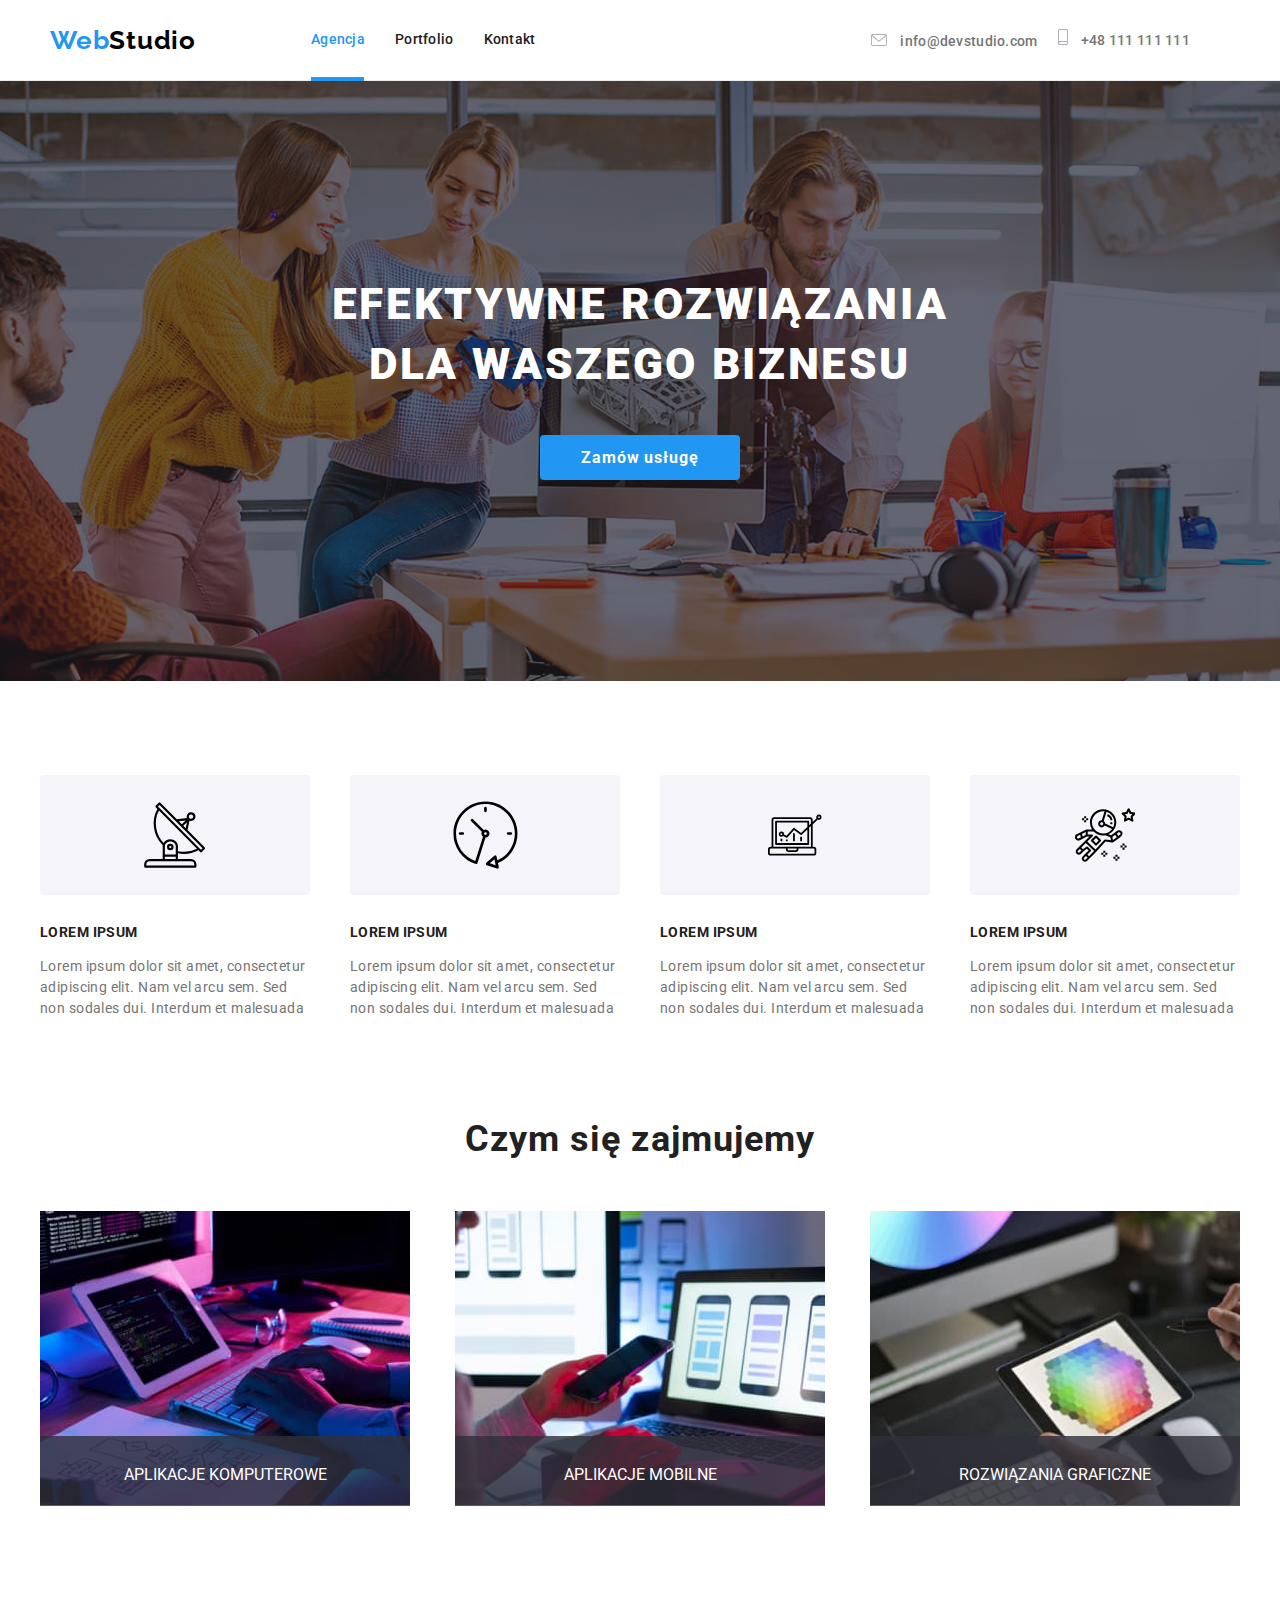
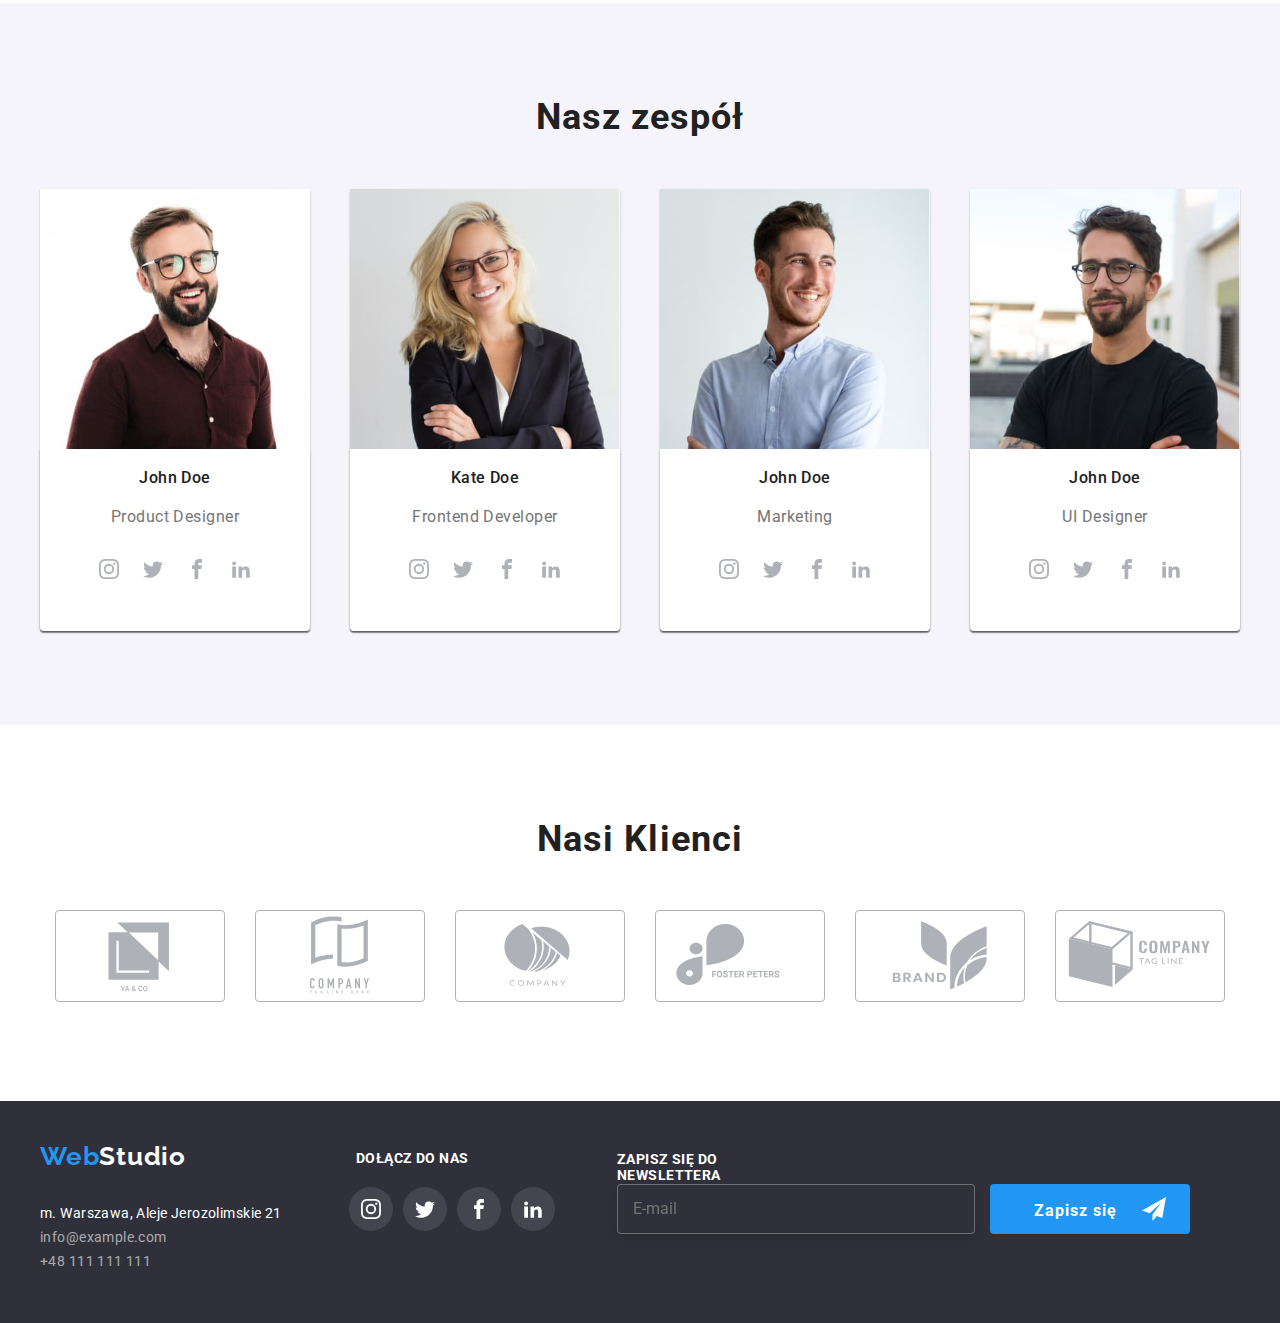
<file: index.html>
<!DOCTYPE html>
<html lang="pl">
  <head>
    <meta charset="UTF-8" />
    <meta http-equiv="X-UA-Compatible" content="IE=edge" />
    <meta name="viewport" content="width=device-width, initial-scale=1.0" />
    <title>Web Studio</title>
    <link
      rel="stylesheet"
      href="https://cdnjs.cloudflare.com/ajax/libs/modern-normalize/1.0.0/modern-normalize.min.css"
    />

    <link rel="stylesheet" href="./css/main.min.css" />
    <link rel="preconnect" href="https://fonts.googleapis.com" />
    <link rel="preconnect" href="https://fonts.gstatic.com" crossorigin />
    <link
      href="https://fonts.googleapis.com/css2?family=Raleway:wght@700&family=Roboto:wght@400;500;700;900&display=swap"
      rel="stylesheet"
    />
  </head>
  <body>
    <header class="header-main">
      <div class="container header-main__container">
        <div class="header-main__logo-navigation">
          <a class="header-main__logo" href="#"
            ><span class="header-main__element">Web</span>Studio</a
          >
          <nav>
            <ul class="dots header-main__navigation">
              <li>
                <a
                  class="header-main__link header-main__link-index header-main__links"
                  href="./index.html"
                >
                  Agencja</a
                >
                <div class="blue-line-index"></div>
              </li>
              <li>
                <a
                  class="header-main__link header-main__links"
                  href="./portfolio.html"
                  >Portfolio</a
                >
              </li>
              <li>
                <a class="header-main__link header-main__links" href="#"
                  >Kontakt</a
                >
              </li>
            </ul>
          </nav>
        </div>
        <div class="header-main__navigation-contact">
          <ul class="dots header-main__contact-list header-main__links">
            <li>
              <a
                class="contact header-main__links header-main__contact-items"
                href="mailto:info@example.com"
                ><svg
                  xmlns="http://www.w3.org/2000/svg"
                  width="16px"
                  height="12px"
                  class="header-main__envelope"
                >
                  <use href="./images/icons.svg#icon-envelope-2"></use>
                </svg>
                info@devstudio.com</a
              >
            </li>
          </ul>
          <ul class="dots header-main__contact-list header-main__links">
            <li>
              <a
                class="contact header-main__links header-main__contact-items"
                href="tel:+48111111111"
                ><svg
                  xmlns="http://www.w3.org/2000/svg"
                  width="10px"
                  height="16px"
                  class="header-main__phone"
                >
                  <use href="./images/icons.svg#icon-smartphone-1"></use>
                </svg>
                +48 111 111 111</a
              >
            </li>
          </ul>
        </div>
      </div>
    </header>

    <main>
      <section class="section section-index">
        <div class="container">
          <div class="section-index__container">
            <h1 class="section-index__header">
              EFEKTYWNE ROZWIĄZANIA DLA WASZEGO BIZNESU
            </h1>
          </div>

          <div class="section-index__box">
            <button class="section-index__button" type="button" data-modal-open>
              Zamów usługę
            </button>
          </div>
        </div>
      </section>
      <section class="section">
        <div class="container">
          <div class="section-lorem">
            <ul class="dots section-lorem__display">
              <li>
                <div class="section-lorem__box">
                  <svg
                    xmlns="http://www.w3.org/2000/svg"
                    width="65.32px"
                    height="70px"
                    class="section-lorem__box-border"
                  >
                    <use href="./images/icons.svg#icon-antenna-1"></use>
                  </svg>
                </div>
                <h4 class="section-lorem__heading">LOREM IPSUM</h4>
                <p class="section-lorem__text">
                  Lorem ipsum dolor sit amet, consectetur adipiscing elit. Nam
                  vel arcu sem. Sed non sodales dui. Interdum et malesuada
                </p>
              </li>

              <li>
                <div class="section-lorem__box">
                  <svg
                    xmlns="http://www.w3.org/2000/svg"
                    width="66.96px"
                    height="70px"
                    class="section-lorem__box-border"
                  >
                    <use href="./images/icons.svg#icon-clock-1"></use>
                  </svg>
                </div>
                <h4 class="section-lorem__heading">LOREM IPSUM</h4>
                <p class="section-lorem__text">
                  Lorem ipsum dolor sit amet, consectetur adipiscing elit. Nam
                  vel arcu sem. Sed non sodales dui. Interdum et malesuada
                </p>
              </li>
              <li>
                <div class="section-lorem__box">
                  <svg
                    xmlns="http://www.w3.org/2000/svg"
                    width="53.69px"
                    height="70px"
                    class="section-lorem__box-border"
                  >
                    <use href="./images/icons.svg#icon-diagram-1"></use>
                  </svg>
                </div>
                <h4 class="section-lorem__heading">LOREM IPSUM</h4>
                <p class="section-lorem__text">
                  Lorem ipsum dolor sit amet, consectetur adipiscing elit. Nam
                  vel arcu sem. Sed non sodales dui. Interdum et malesuada
                </p>
              </li>
              <li>
                <div class="section-lorem__box">
                  <svg
                    xmlns="http://www.w3.org/2000/svg"
                    width="60.66px"
                    height="70px"
                    class="section-lorem__box-border"
                  >
                    <use href="./images/icons.svg#icon-astronaut-1"></use>
                  </svg>
                </div>
                <h4 class="section-lorem__heading">LOREM IPSUM</h4>
                <p class="section-lorem__text">
                  Lorem ipsum dolor sit amet, consectetur adipiscing elit. Nam
                  vel arcu sem. Sed non sodales dui. Interdum et malesuada
                </p>
              </li>
            </ul>
          </div>

          <h2 class="heading-services">Czym się zajmujemy</h2>
          <ul class="dots images-list">
            <li>
              <div class="images-list__box">
                <img
                  src="images/img1.jpg"
                  alt="Ręce na klawiaturze"
                  width="370"
                  height="294"
                />
                <p class="images-list__label">Aplikacje komputerowe</p>
              </div>
            </li>
            <li>
              <div class="images-list__box">
                <img
                  src="images/img2.jpg"
                  alt="Smartfon w dłoniach"
                  width="370"
                  height="294"
                />
                <p class="images-list__label">Aplikacje mobilne</p>
              </div>
            </li>
            <li>
              <div class="images-list__box">
                <img
                  src="images/img3.jpg"
                  alt="Tablet w dłoni"
                  width="370"
                  height="294"
                />
                <p class="images-list__label">Rozwiązania graficzne</p>
              </div>
            </li>
          </ul>
        </div>
      </section>

      <section class="section section-team">
        <div class="container">
          <div>
            <h2 class="team-section-heading">Nasz zespół</h2>
          </div>

          <div class="team-block">
            <ul class="dots team-block__display">
              <li>
                <div class="team-block__members">
                  <figure>
                    <img
                      src="images/img4.jpg"
                      alt="John Doe.Product Designer"
                      width="270"
                      height="260"
                    />
                    <figcaption class="team-block__title">
                      <h4 class="team-block__text">John Doe</h4>
                      <p class="team-block__roles">Product Designer</p>
                      <ul class="team-block__social-media">
                        <li>
                          <a href="#"
                            ><div class="team-block__items">
                              <svg
                                xmlns="http://www.w3.org/2000/svg"
                                width="20px"
                                height="20px"
                                class="team-block__icons"
                              >
                                <use
                                  href="./images/icons.svg#icon-instagram"
                                ></use>
                              </svg>
                            </div>
                          </a>
                        </li>
                        <li>
                          <a href="#"
                            ><div class="team-block__items">
                              <svg
                                xmlns="http://www.w3.org/2000/svg"
                                width="20px"
                                height="20px"
                                class="team-block__icons"
                              >
                                <use
                                  href="./images/icons.svg#icon-twitter"
                                ></use>
                              </svg>
                            </div>
                          </a>
                        </li>
                        <li>
                          <a href="#"
                            ><div class="team-block__items">
                              <svg
                                xmlns="http://www.w3.org/2000/svg"
                                width="20px"
                                height="20px"
                                class="team-block__icons"
                              >
                                <use
                                  href="./images/icons.svg#icon-facebook"
                                ></use>
                              </svg>
                            </div>
                          </a>
                        </li>
                        <li>
                          <a href="#"
                            ><div class="team-block__items">
                              <svg
                                xmlns="http://www.w3.org/2000/svg"
                                width="20px"
                                height="20px"
                                class="team-block__icons"
                              >
                                <use
                                  href="./images/icons.svg#icon-linkedin2"
                                ></use>
                              </svg>
                            </div>
                          </a>
                        </li>
                      </ul>
                    </figcaption>
                  </figure>
                </div>
              </li>
              <li>
                <div class="team-block__members">
                  <figure>
                    <img
                      src="images/img5.jpg"
                      alt="Kate Doe.Frontend Developer"
                      width="270"
                      height="260"
                    />
                    <figcaption class="team-block__title">
                      <h4 class="team-block__text">Kate Doe</h4>
                      <p class="team-block__roles">Frontend Developer</p>
                      <ul class="team-block__social-media">
                        <li>
                          <a href="#"
                            ><div class="team-block__items">
                              <svg
                                xmlns="http://www.w3.org/2000/svg"
                                width="20px"
                                height="20px"
                                class="team-block__icons"
                              >
                                <use
                                  href="./images/icons.svg#icon-instagram"
                                ></use>
                              </svg>
                            </div>
                          </a>
                        </li>
                        <li>
                          <a href="#"
                            ><div class="team-block__items">
                              <svg
                                xmlns="http://www.w3.org/2000/svg"
                                width="20px"
                                height="20px"
                                class="team-block__icons"
                              >
                                <use
                                  href="./images/icons.svg#icon-twitter"
                                ></use>
                              </svg>
                            </div>
                          </a>
                        </li>
                        <li>
                          <a href="#"
                            ><div class="team-block__items">
                              <svg
                                xmlns="http://www.w3.org/2000/svg"
                                width="20px"
                                height="20px"
                                class="team-block__icons"
                              >
                                <use
                                  href="./images/icons.svg#icon-facebook"
                                ></use>
                              </svg>
                            </div>
                          </a>
                        </li>
                        <li>
                          <a href="#"
                            ><div class="team-block__items">
                              <svg
                                xmlns="http://www.w3.org/2000/svg"
                                width="20px"
                                height="20px"
                                class="team-block__icons"
                              >
                                <use
                                  href="./images/icons.svg#icon-linkedin2"
                                ></use>
                              </svg>
                            </div>
                          </a>
                        </li>
                      </ul>
                    </figcaption>
                  </figure>
                </div>
              </li>
              <li>
                <div class="team-block__members">
                  <figure>
                    <img
                      src="images/img6.jpg"
                      alt="John Doe.Marketing"
                      width="270"
                      height="260"
                    />
                    <figcaption class="team-block__title">
                      <h4 class="team-block__text">John Doe</h4>
                      <p class="team-block__roles">Marketing</p>
                      <ul class="team-block__social-media">
                        <li>
                          <a href="#"
                            ><div class="team-block__items">
                              <svg
                                xmlns="http://www.w3.org/2000/svg"
                                width="20px"
                                height="20px"
                                class="team-block__icons"
                              >
                                <use
                                  href="./images/icons.svg#icon-instagram"
                                ></use>
                              </svg>
                            </div>
                          </a>
                        </li>
                        <li>
                          <a href="#"
                            ><div class="team-block__items">
                              <svg
                                xmlns="http://www.w3.org/2000/svg"
                                width="20px"
                                height="20px"
                                class="team-block__icons"
                              >
                                <use
                                  href="./images/icons.svg#icon-twitter"
                                ></use>
                              </svg>
                            </div>
                          </a>
                        </li>
                        <li>
                          <a href="#"
                            ><div class="team-block__items">
                              <svg
                                xmlns="http://www.w3.org/2000/svg"
                                width="20px"
                                height="20px"
                                class="team-block__icons"
                              >
                                <use
                                  href="./images/icons.svg#icon-facebook"
                                ></use>
                              </svg>
                            </div>
                          </a>
                        </li>
                        <li>
                          <a href="#"
                            ><div class="team-block__items">
                              <svg
                                xmlns="http://www.w3.org/2000/svg"
                                width="20px"
                                height="20px"
                                class="team-block__icons"
                              >
                                <use
                                  href="./images/icons.svg#icon-linkedin2"
                                ></use>
                              </svg>
                            </div>
                          </a>
                        </li>
                      </ul>
                    </figcaption>
                  </figure>
                </div>
              </li>
              <li>
                <div class="team-block__members">
                  <figure>
                    <img
                      src="images/img7.jpg"
                      alt="John Doe.UI Designer"
                      width="270"
                      height="260"
                    />
                    <figcaption class="team-block__title">
                      <h4 class="team-block__text">John Doe</h4>
                      <p class="team-block__roles">UI Designer</p>
                      <ul class="team-block__social-media">
                        <li>
                          <a href="#"
                            ><div class="team-block__items">
                              <svg
                                xmlns="http://www.w3.org/2000/svg"
                                width="20px"
                                height="20px"
                                class="team-block__icons"
                              >
                                <use
                                  href="./images/icons.svg#icon-instagram"
                                ></use>
                              </svg>
                            </div>
                          </a>
                        </li>
                        <li>
                          <a href="#"
                            ><div class="team-block__items">
                              <svg
                                xmlns="http://www.w3.org/2000/svg"
                                width="20px"
                                height="20px"
                                class="team-block__icons"
                              >
                                <use
                                  href="./images/icons.svg#icon-twitter"
                                ></use>
                              </svg>
                            </div>
                          </a>
                        </li>
                        <li>
                          <a href="#"
                            ><div class="team-block__items">
                              <svg
                                xmlns="http://www.w3.org/2000/svg"
                                width="20px"
                                height="20px"
                                class="team-block__icons"
                              >
                                <use
                                  href="./images/icons.svg#icon-facebook"
                                ></use>
                              </svg>
                            </div>
                          </a>
                        </li>
                        <li>
                          <a href="#"
                            ><div class="team-block__items">
                              <svg
                                xmlns="http://www.w3.org/2000/svg"
                                width="20px"
                                height="20px"
                                class="team-block__icons"
                              >
                                <use
                                  href="./images/icons.svg#icon-linkedin2"
                                ></use>
                              </svg>
                            </div>
                          </a>
                        </li>
                      </ul>
                    </figcaption>
                  </figure>
                </div>
              </li>
            </ul>
          </div>
        </div>
      </section>
      <section>
        <div class="section container">
          <div>
            <h2 class="section-customers-heading">Nasi Klienci</h2>
          </div>
          <div>
            <ul class="customers-list">
              <li>
                <div>
                  <svg
                    xmlns="http://www.w3.org/2000/svg"
                    width="170px"
                    height="92px"
                    class="customers-list__box"
                  >
                    <use href="./images/icons.svg#icon-Logo"></use>
                  </svg>
                </div>
              </li>
              <li>
                <div>
                  <svg
                    xmlns="http://www.w3.org/2000/svg"
                    width="170px"
                    height="92px"
                    class="customers-list__box"
                  >
                    <use href="./images/icons.svg#icon-Logo-1"></use>
                  </svg>
                </div>
              </li>
              <li>
                <div>
                  <svg
                    xmlns="http://www.w3.org/2000/svg"
                    width="170px"
                    height="92px"
                    class="customers-list__box"
                  >
                    <use href="./images/icons.svg#icon-Logo-2"></use>
                  </svg>
                </div>
              </li>
              <li>
                <div>
                  <svg
                    xmlns="http://www.w3.org/2000/svg"
                    width="170px"
                    height="92px"
                    class="customers-list__box"
                  >
                    <use href="./images/icons.svg#icon-Logo-3"></use>
                  </svg>
                </div>
              </li>
              <li>
                <div>
                  <svg
                    xmlns="http://www.w3.org/2000/svg"
                    width="170px"
                    height="92px"
                    class="customers-list__box"
                  >
                    <use href="./images/icons.svg#icon-Logo-4"></use>
                  </svg>
                </div>
              </li>
              <li>
                <div>
                  <svg
                    xmlns="http://www.w3.org/2000/svg"
                    width="170px"
                    height="92px"
                    class="customers-list__box"
                  >
                    <use href="./images/icons.svg#icon-Logo-5"></use>
                  </svg>
                </div>
              </li>
            </ul>
          </div>
        </div>
      </section>
    </main>
    <footer class="footer">
      <div class="container footer__display">
        <div class="footer__container">
          <div class="footer__box">
            <a class="footer__logo" href="#"
              ><span class="footer__element">Web</span>Studio</a
            >
          </div>
          <div class="footer__address">
            <address class="footer__details">
              m. Warszawa, Aleje Jerozolimskie 21
              <p>
                <a
                  class="footer__links footer__contact"
                  href="mailto:info@example.com"
                  >info@example.com</a
                >
              </p>
              <p>
                <a class="footer__links footer__contact" href="tel:+48111111111"
                  >+48 111 111 111</a
                >
              </p>
            </address>
          </div>
        </div>
        <div class="icons-block">
          <div class="icons-block__heading">
            <p class="icons-block__text">Dołącz do nas</p>
          </div>
          <div>
            <ul class="icons-block__list">
              <li>
                <div class="icons-block__items">
                  <svg
                    xmlns="http://www.w3.org/2000/svg"
                    width="20px"
                    height="20px"
                    class="icons-block__social-media"
                  >
                    <use href="./images/icons.svg#icon-instagram"></use>
                  </svg>
                </div>
              </li>
              <li>
                <div class="icons-block__items">
                  <svg
                    xmlns="http://www.w3.org/2000/svg"
                    width="20px"
                    height="20px"
                    class="icons-block__social-media"
                  >
                    <use href="./images/icons.svg#icon-twitter"></use>
                  </svg>
                </div>
              </li>
              <li>
                <div class="icons-block__items">
                  <svg
                    xmlns="http://www.w3.org/2000/svg"
                    width="20px"
                    height="20px"
                    class="icons-block__social-media"
                  >
                    <use href="./images/icons.svg#icon-facebook"></use>
                  </svg>
                </div>
              </li>
              <li>
                <div class="icons-block__items">
                  <svg
                    xmlns="http://www.w3.org/2000/svg"
                    width="20px"
                    height="20px"
                    class="icons-block__social-media"
                  >
                    <use href="./images/icons.svg#icon-linkedin2"></use>
                  </svg>
                </div>
              </li>
            </ul>
          </div>
        </div>
        <div class="footer-form">
          <div class="footer-form__label">
            <p class="footer-form__text">Zapisz się do newslettera</p>
          </div>
          <div class="footer-form__container">
            <form name="signup-form">
              <label for="email"></label>
              <div class="footer-form__input-button">
                <input
                  type="email"
                  name="email"
                  id="email"
                  placeholder="E-mail"
                  class="footer-form__input"
                  required
                />
                <button type="submit" class="footer-form__button">
                  Zapisz się
                  <svg
                    xmlns="http://www.w3.org/2000/svg"
                    width="24px"
                    height="24px"
                    class="footer-form__icon"
                  >
                    <use href="./images/icons.svg#icon-icon-send"></use>
                  </svg>
                </button>
              </div>
            </form>
          </div>
        </div>
      </div>
    </footer>

    <div class="modal is-hidden" data-modal>
      <div class="modal__pop-up">
        <button class="modal__button-close" data-modal-close>X</button>
        <div class="modal__container">
          <form name="modal-form">
            <p class="modal__label">Zostaw swoje dane w formularzu poniżej</p>
            <div role="group" class="modal__main-inputs">
              <label for="name-form" class="modal__username">Imię</label>
              <input
                id="name-form"
                type="text"
                name="name"
                class="modal__field"
                required
              />
              <svg
                xmlns="http://www.w3.org/2000/svg"
                width="18px"
                height="18px"
                class="modal__icon-user"
              >
                <use href="./images/icons.svg#icon-person-black"></use>
              </svg>

              <label for="phone-form" class="modal__username">Telefon</label>
              <input
                id="phone-form"
                type="tel"
                name="phone"
                class="modal__field"
                required
              />
              <svg
                xmlns="http://www.w3.org/2000/svg"
                width="18px"
                height="18px"
                class="modal__icon-phone"
              >
                <use href="./images/icons.svg#icon-phone-black"></use>
              </svg>
              <label for="email-form" class="modal__username">Email</label>
              <input
                id="email-form"
                type="email"
                name="email"
                class="modal__field"
                required
              />
              <svg
                xmlns="http://www.w3.org/2000/svg"
                width="18px"
                height="18px"
                class="modal__icon-email"
              >
                <use href="./images/icons.svg#icon-email-black"></use>
              </svg>
              <label for="comment-form" class="modal__username"
                >Komentarz
              </label>
              <textarea
                id="comment-form"
                name="comment"
                rows="10"
                placeholder="Wprowadź tekst"
                class="modal__textarea"
              ></textarea>
            </div>
            <div role="group" class="modal__bottom">
              <div class="modal__checkbox">
                <input
                  id="checkbox"
                  type="checkbox"
                  name="terms-and-policy"
                  class="modal__checkbox-hidden"
                  required
                />
                <svg
                  xmlns="http://www.w3.org/2000/svg"
                  width="16px"
                  height="15px"
                  class="modal__checkbox-unticked"
                >
                  <use href="./images/icons.svg#icon-checkbox-unchecked"></use>
                </svg>
                <svg
                  xmlns="http://www.w3.org/2000/svg"
                  width="16px"
                  height="15px"
                  class="modal__checkbox-ticked"
                >
                  <use href="./images/icons.svg#icon-checkbox-checked"></use>
                </svg>
                <label for="checkbox" class="modal__policy"
                  >Oświadczam iż akceptuję
                  <a href="#" class="modal__terms">Regulamin</a> i
                  <a href="#" class="modal__terms"
                    >Politykę Prywatności.</a
                  ></label
                >
              </div>

              <div class="modal__button-box">
                <button type="submit" class="modal__submit">Wyślij</button>
              </div>
            </div>
          </form>
        </div>
      </div>
    </div>

    <script src="./JS/modal.js"></script>
  </body>
</html>
</file>
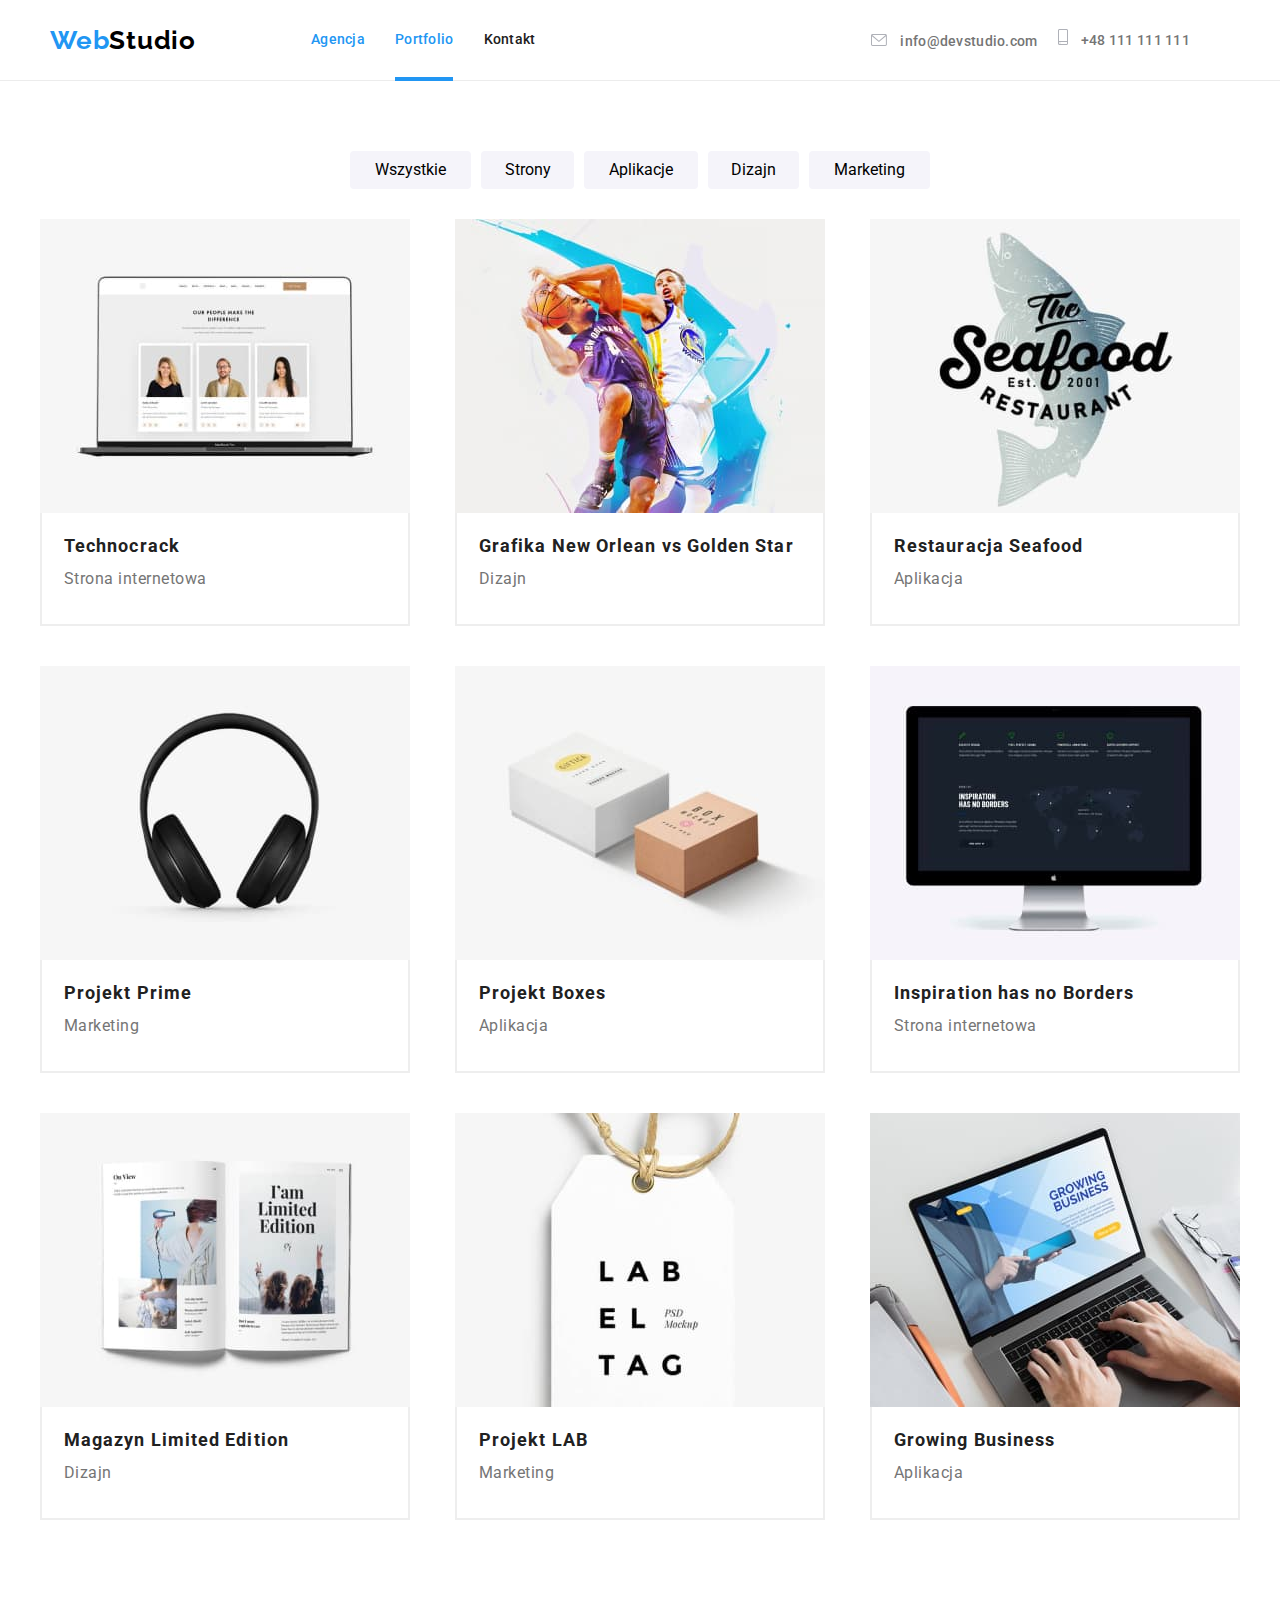
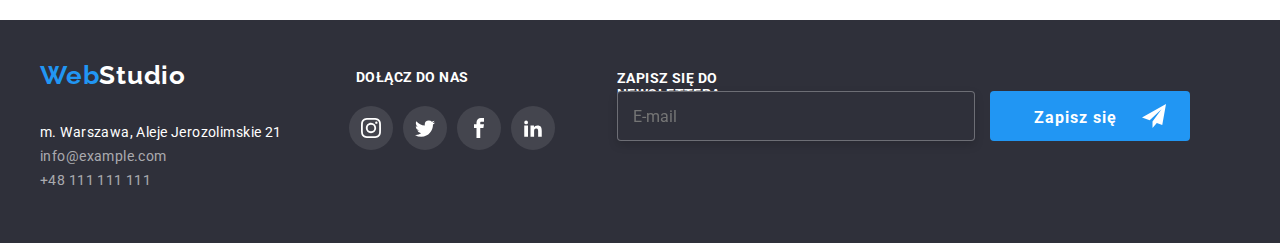
<file: portfolio.html>
<!DOCTYPE html>
<html lang="pl">
  <head>
    <meta charset="UTF-8" />
    <meta http-equiv="X-UA-Compatible" content="IE=edge" />
    <meta name="viewport" content="width=device-width, initial-scale=1.0" />
    <title>Portfolio</title>
    <link
      rel="stylesheet"
      href="https://cdnjs.cloudflare.com/ajax/libs/modern-normalize/1.0.0/modern-normalize.min.css"
    />
    <link rel="stylesheet" href="./css/main.min.css" />
    <link rel="preconnect" href="https://fonts.googleapis.com" />
    <link rel="preconnect" href="https://fonts.gstatic.com" crossorigin />
    <link
      href="https://fonts.googleapis.com/css2?family=Raleway:wght@700&amp;family=Roboto:wght@400;500;700;900&amp;display=swap"
      rel="stylesheet"
    />
  </head>
  <body>
    <header class="header-main">
      <div class="container header-main__container">
        <div class="header-main__logo-navigation">
          <a class="header-main__logo" href="#"
            ><span class="header-main__element">Web</span>Studio</a
          >
          <nav>
            <ul class="dots header-main__navigation">
              <li>
                <a
                  class="header-main__link header-main__link-index header-main__links"
                  href="./index.html"
                  >Agencja</a
                >
              </li>
              <li>
                <a
                  class="header-main__link header-main__links header-main__link-portfolio"
                  href="./portfolio.html"
                  >Portfolio</a
                >
                <div class="blue-line-portfolio"></div>
              </li>
              <li>
                <a class="header-main__link header-main__links" href="#"
                  >Kontakt</a
                >
              </li>
            </ul>
          </nav>
        </div>
        <div class="header-main__navigation-contact">
          <ul class="dots header-main__contact-list header-main__links">
            <li>
              <a
                class="contact header-main__links header-main__contact-items"
                href="mailto:info@example.com"
                ><svg
                  xmlns="http://www.w3.org/2000/svg"
                  width="16px"
                  height="12px"
                  class="header-main__envelope"
                >
                  <use href="./images/icons.svg#icon-envelope-2"></use>
                </svg>
                info@devstudio.com</a
              >
            </li>
          </ul>
          <ul class="dots header-main__contact-list header-main__links">
            <li>
              <a
                class="contact header-main__links header-main__contact-items"
                href="tel:+48111111111"
                ><svg
                  xmlns="http://www.w3.org/2000/svg"
                  width="10px"
                  height="16px"
                  class="header-main__phone"
                >
                  <use href="./images/icons.svg#icon-smartphone-1"></use>
                </svg>
                +48 111 111 111</a
              >
            </li>
          </ul>
        </div>
      </div>
    </header>
    <main>
      <section>
        <div class="container">
          <ul class="dots navigation-list">
            <li>
              <button
                class="navigation-list__buttons navigation-list__button-all"
                type="button"
              >
                Wszystkie
              </button>
            </li>
            <li>
              <button
                class="navigation-list__buttons navigation-list__button-pages"
                type="button"
              >
                Strony
              </button>
            </li>
            <li>
              <button
                class="navigation-list__buttons navigation-list__button-aplications"
                type="button"
              >
                Aplikacje
              </button>
            </li>
            <li>
              <button
                class="navigation-list__buttons navigation-list__button-design"
                type="button"
              >
                Dizajn
              </button>
            </li>
            <li>
              <button
                class="navigation-list__buttons navigation-list__button-marketing"
                type="button"
              >
                Marketing
              </button>
            </li>
          </ul>
          <div class="services">
            <ul class="services__list">
              <li>
                <div class="services__items">
                  <figure>
                    <div class="services__box">
                      <img
                        src="images/img2.1.jpg"
                        alt="Homepage strony Technocrack z trzema
          przedstawicielami firmy"
                        width="370"
                        height="294"
                      />
                      <div class="services__overlay">
                        <p>
                          Technocrack jest popularną platformą wykorzystywaną do
                          rozpowszechniania koronawirusa. Firmy wykorzystują tę
                          platformę do celów szpiegowskich i ataków na
                          niezabezpieczone serwery konkurencji
                        </p>
                      </div>
                    </div>

                    <figcaption class="services__card">
                      <h4 class="services__name">Technocrack</h4>
                      <p class="services__type">Strona internetowa</p>
                    </figcaption>
                  </figure>
                </div>
              </li>
              <li>
                <div class="services__items">
                  <figure>
                    <div class="services__box">
                      <img
                        src="images/img2.2.jpg"
                        alt="Dwóch koszykarzy"
                        width="370"
                        height="294"
                      />
                      <div class="services__overlay">
                        <p>
                          Technocrack jest popularną platformą wykorzystywaną do
                          rozpowszechniania koronawirusa. Firmy wykorzystują tę
                          platformę do celów szpiegowskich i ataków na
                          niezabezpieczone serwery konkurencji
                        </p>
                      </div>
                    </div>

                    <figcaption class="services__card">
                      <h4 class="services__name">
                        Grafika New Orlean vs Golden Star
                      </h4>
                      <p class="services__type">Dizajn</p>
                    </figcaption>
                  </figure>
                </div>
              </li>
              <li>
                <div class="services__items">
                  <figure>
                    <div class="services__box">
                      <img
                        src="images/img2.3.jpg"
                        alt="Logotyp The Seafood Restaurant"
                        width="370"
                        height="294"
                      />
                      <div class="services__overlay">
                        <p>
                          Technocrack jest popularną platformą wykorzystywaną do
                          rozpowszechniania koronawirusa. Firmy wykorzystują tę
                          platformę do celów szpiegowskich i ataków na
                          niezabezpieczone serwery konkurencji
                        </p>
                      </div>
                    </div>

                    <figcaption class="services__card">
                      <h4 class="services__name">Restauracja Seafood</h4>
                      <p class="services__type">Aplikacja</p>
                    </figcaption>
                  </figure>
                </div>
              </li>
              <li>
                <div class="services__items">
                  <figure>
                    <div class="services__box">
                      <img
                        src="images/img2.4.jpg"
                        alt="Słuchawki nauszne"
                        width="370"
                        height="294"
                      />
                      <div class="services__overlay">
                        <p>
                          Technocrack jest popularną platformą wykorzystywaną do
                          rozpowszechniania koronawirusa. Firmy wykorzystują tę
                          platformę do celów szpiegowskich i ataków na
                          niezabezpieczone serwery konkurencji
                        </p>
                      </div>
                    </div>

                    <figcaption class="services__card">
                      <h4 class="services__name">Projekt Prime</h4>
                      <p class="services__type">Marketing</p>
                    </figcaption>
                  </figure>
                </div>
              </li>
              <li>
                <div class="services__items">
                  <figure>
                    <div class="services__box">
                      <img
                        src="images/img2.5.jpg"
                        alt="Dwa pudełka"
                        width="370"
                        height="294"
                      />
                      <div class="services__overlay">
                        <p>
                          Technocrack jest popularną platformą wykorzystywaną do
                          rozpowszechniania koronawirusa. Firmy wykorzystują tę
                          platformę do celów szpiegowskich i ataków na
                          niezabezpieczone serwery konkurencji
                        </p>
                      </div>
                    </div>

                    <figcaption class="services__card">
                      <h4 class="services__name">Projekt Boxes</h4>
                      <p class="services__type">Aplikacja</p>
                    </figcaption>
                  </figure>
                </div>
              </li>
              <li>
                <div class="services__items">
                  <figure>
                    <div class="services__box">
                      <img
                        src="images/img2.6.jpg"
                        alt="Ekran komputera"
                        width="370"
                        height="294"
                      />
                      <div class="services__overlay">
                        <p>
                          Technocrack jest popularną platformą wykorzystywaną do
                          rozpowszechniania koronawirusa. Firmy wykorzystują tę
                          platformę do celów szpiegowskich i ataków na
                          niezabezpieczone serwery konkurencji
                        </p>
                      </div>
                    </div>

                    <figcaption class="services__card">
                      <h4 class="services__name">Inspiration has no Borders</h4>
                      <p class="services__type">Strona internetowa</p>
                    </figcaption>
                  </figure>
                </div>
              </li>
              <li>
                <div class="services__bottom-items">
                  <figure>
                    <div class="services__box">
                      <img
                        src="images/img2.7.jpg"
                        alt="Czasopismo otwarte w środku"
                        width="370"
                        height="294"
                      />
                      <div class="services__overlay">
                        <p>
                          Technocrack jest popularną platformą wykorzystywaną do
                          rozpowszechniania koronawirusa. Firmy wykorzystują tę
                          platformę do celów szpiegowskich i ataków na
                          niezabezpieczone serwery konkurencji
                        </p>
                      </div>
                    </div>

                    <figcaption class="services__card">
                      <h4 class="services__name">Magazyn Limited Edition</h4>
                      <p class="services__type">Dizajn</p>
                    </figcaption>
                  </figure>
                </div>
              </li>
              <li>
                <div class="services__bottom-items">
                  <figure>
                    <div class="services__box">
                      <img
                        src="images/img2.8.jpg"
                        alt="Etykieta na sznurku"
                        width="370"
                        height="294"
                      />
                      <div class="services__overlay">
                        <p>
                          Technocrack jest popularną platformą wykorzystywaną do
                          rozpowszechniania koronawirusa. Firmy wykorzystują tę
                          platformę do celów szpiegowskich i ataków na
                          niezabezpieczone serwery konkurencji
                        </p>
                      </div>
                    </div>

                    <figcaption class="services__card">
                      <h4 class="services__name">Projekt LAB</h4>
                      <p class="services__type">Marketing</p>
                    </figcaption>
                  </figure>
                </div>
              </li>
              <li>
                <div class="services__bottom-items">
                  <figure>
                    <div class="services__box">
                      <img
                        src="images/img2.9.jpg"
                        alt="Dłonie na klawiaturze laptopa"
                        width="370"
                        height="294"
                      />
                      <div class="services__overlay">
                        <p>
                          Technocrack jest popularną platformą wykorzystywaną do
                          rozpowszechniania koronawirusa. Firmy wykorzystują tę
                          platformę do celów szpiegowskich i ataków na
                          niezabezpieczone serwery konkurencji
                        </p>
                      </div>
                    </div>

                    <figcaption class="services__card">
                      <h4 class="services__name">Growing Business</h4>
                      <p class="services__type">Aplikacja</p>
                    </figcaption>
                  </figure>
                </div>
              </li>
            </ul>
          </div>
        </div>
      </section>
    </main>
    <footer class="footer">
      <div class="container footer__display">
        <div class="footer__container">
          <div class="footer__box">
            <a class="footer__logo" href="#"
              ><span class="footer__element">Web</span>Studio</a
            >
          </div>
          <div class="footer__address">
            <address class="footer__details">
              m. Warszawa, Aleje Jerozolimskie 21
              <p>
                <a
                  class="footer__links footer__contact"
                  href="mailto:info@example.com"
                  >info@example.com</a
                >
              </p>
              <p>
                <a class="footer__links footer__contact" href="tel:+48111111111"
                  >+48 111 111 111</a
                >
              </p>
            </address>
          </div>
        </div>
        <div class="icons-block">
          <div class="icons-block__heading">
            <p class="icons-block__text">Dołącz do nas</p>
          </div>
          <div>
            <ul class="icons-block__list">
              <li>
                <div class="icons-block__items">
                  <svg
                    xmlns="http://www.w3.org/2000/svg"
                    width="20px"
                    height="20px"
                    class="icons-block__social-media"
                  >
                    <use href="./images/icons.svg#icon-instagram"></use>
                  </svg>
                </div>
              </li>
              <li>
                <div class="icons-block__items">
                  <svg
                    xmlns="http://www.w3.org/2000/svg"
                    width="20px"
                    height="20px"
                    class="icons-block__social-media"
                  >
                    <use href="./images/icons.svg#icon-twitter"></use>
                  </svg>
                </div>
              </li>
              <li>
                <div class="icons-block__items">
                  <svg
                    xmlns="http://www.w3.org/2000/svg"
                    width="20px"
                    height="20px"
                    class="icons-block__social-media"
                  >
                    <use href="./images/icons.svg#icon-facebook"></use>
                  </svg>
                </div>
              </li>
              <li>
                <div class="icons-block__items">
                  <svg
                    xmlns="http://www.w3.org/2000/svg"
                    width="20px"
                    height="20px"
                    class="icons-block__social-media"
                  >
                    <use href="./images/icons.svg#icon-linkedin2"></use>
                  </svg>
                </div>
              </li>
            </ul>
          </div>
        </div>
        <div class="footer-form">
          <div>
            <p class="footer-form__text">Zapisz się do newslettera</p>
          </div>
          <div class="footer-form__container">
            <form name="signup-form">
              <label for="email"></label>
              <div class="footer-form__input-button">
                <input
                  type="email"
                  name="email"
                  id="email"
                  placeholder="E-mail"
                  class="footer-form__input"
                  required
                />
                <button type="submit" class="footer-form__button">
                  Zapisz się
                  <svg
                    xmlns="http://www.w3.org/2000/svg"
                    width="24px"
                    height="24px"
                    class="footer-form__icon"
                  >
                    <use href="./images/icons.svg#icon-icon-send"></use>
                  </svg>
                </button>
              </div>
            </form>
          </div>
        </div>
      </div>
    </footer>
  </body>
</html>
</file>
<file: css/main.min.css>
:root{--brand-color: #2196f3;--white: #ffffff;--grey: #757575;--black: #000000;--less-black: #2f303a;--white-grey: rgba(255, 255, 255, 0.6);--less-white: #f5f4fa;--thin-line: #ececec;--shadow: #2f303a;--border-customers: #afb1b8}body{font-family:"Roboto","Raleway",sans-serif;color:#212121}*{margin:0;padding:0}.container{width:1200px;margin:0 auto;padding-left:0}.contact{padding:10px}.dots{list-style:none}.blue-line-index{position:relative;top:20px;border-radius:2px}.blue-line-index::after{content:"";position:absolute;width:53px;height:4px;left:15px;top:9px;background-color:var(--brand-color)}.blue-line-portfolio{position:relative;top:20px;border-radius:2px}.blue-line-portfolio::after{content:"";position:absolute;width:58px;height:4px;left:15px;top:9px;background-color:var(--brand-color)}.header-main{background-color:var(--white);border-bottom:1px solid var(--thin-line)}.header-main__container{display:-webkit-box;display:-ms-flexbox;display:flex;-webkit-box-pack:justify;-ms-flex-pack:justify;justify-content:space-between;-webkit-box-align:center;-ms-flex-align:center;align-items:center;margin-bottom:0px;height:80px;width:1200px}.header-main__logo-navigation{display:-webkit-box;display:-ms-flexbox;display:flex}.header-main__logo{text-decoration:inherit;font-family:"Raleway";font-style:normal;font-weight:700;font-size:26px;line-height:1.19;letter-spacing:.03em;color:var(--black);padding:10px;-webkit-transition-property:color;transition-property:color;-webkit-transition-duration:250ms;transition-duration:250ms;-webkit-transition-timing-function:cubic-bezier(0.4, 0, 0.2, 1);transition-timing-function:cubic-bezier(0.4, 0, 0.2, 1)}.header-main__logo:hover{color:none}.header-main__element{color:var(--brand-color)}.header-main__navigation{display:-webkit-box;display:-ms-flexbox;display:flex;padding-top:15px;padding-left:90px}.header-main__navigation-contact{display:-webkit-box;display:-ms-flexbox;display:flex;padding-right:40px}.header-main__link{font-style:normal;font-weight:500;font-size:14px;line-height:1.14;letter-spacing:.02em;color:#212121;padding:0 15px}.header-main__link-index{color:var(--brand-color);font-family:"Roboto";font-style:normal;font-weight:500;font-size:14px;line-height:16px;letter-spacing:.02em;width:53px}.header-main__link-portfolio{color:var(--brand-color);font-family:"Roboto";font-style:normal;font-weight:500;font-size:14px;line-height:16px;letter-spacing:.02em;width:58px}.header-main__links{text-decoration:inherit;-webkit-transition-property:color;transition-property:color;-webkit-transition-duration:250ms;transition-duration:250ms;-webkit-transition-timing-function:cubic-bezier(0.4, 0, 0.2, 1);transition-timing-function:cubic-bezier(0.4, 0, 0.2, 1)}.header-main__links:hover{color:var(--brand-color)}.header-main__contact-list{display:-webkit-box;display:-ms-flexbox;display:flex;-webkit-box-align:baseline;-ms-flex-align:baseline;align-items:baseline}.header-main__contact-items{font-family:"Roboto";font-style:normal;font-weight:500;font-size:14px;line-height:1.14;letter-spacing:.02em;color:var(--grey)}.header-main__envelope{fill:var(--border-customers);cursor:pointer;margin-right:10px;margin-top:5px;-webkit-transition-property:fill;transition-property:fill;-webkit-transition-duration:250ms;transition-duration:250ms;-webkit-transition-timing-function:cubic-bezier(0.4, 0, 0.2, 1);transition-timing-function:cubic-bezier(0.4, 0, 0.2, 1)}.header-main__phone{fill:var(--border-customers);cursor:pointer;margin-right:10px;-webkit-transition-property:fill;transition-property:fill;-webkit-transition-duration:250ms;transition-duration:250ms;-webkit-transition-timing-function:cubic-bezier(0.4, 0, 0.2, 1);transition-timing-function:cubic-bezier(0.4, 0, 0.2, 1)}.header-main__links:hover>.header-main__envelope,.header-main__links:hover>.header-main__phone{fill:var(--brand-color)}.section{padding-top:94px;padding-bottom:94px}.container{width:1200px;margin:0 auto;padding-left:0}.section-index{margin:0 auto;max-width:1600px;background-image:-webkit-gradient(linear, left top, right top, from(rgba(47, 48, 58, 0.4)), to(rgba(47, 48, 58, 0.4))),url(../images/4.1.jpg);background-image:linear-gradient(to right, rgba(47, 48, 58, 0.4), rgba(47, 48, 58, 0.4)),url(../images/4.1.jpg);background-size:cover;background-position:center;background-repeat:no-repeat;height:600px}.section-index__container{padding-top:100px;padding-bottom:40px}.section-index__header{font-family:"Roboto";font-style:normal;font-weight:900;font-size:44px;line-height:1.36;text-align:center;letter-spacing:.06em;text-transform:uppercase;color:var(--white);margin:0 auto;width:696px}.section-index__box{display:-webkit-box;display:-ms-flexbox;display:flex;-webkit-box-pack:center;-ms-flex-pack:center;justify-content:center}.section-index__button{background:var(--brand-color);color:var(--white);cursor:pointer;font-family:"roboto";font-weight:700;font-size:16px;line-height:1.6;-webkit-box-align:center;-ms-flex-align:center;align-items:center;text-align:center;letter-spacing:.06em;border:none;width:200px;border-radius:4px;padding:10px;-webkit-transition-property:color;transition-property:color;-webkit-transition-duration:250ms;transition-duration:250ms;-webkit-transition-timing-function:cubic-bezier(0.4, 0, 0.2, 1);transition-timing-function:cubic-bezier(0.4, 0, 0.2, 1)}.section-index__button:hover,.section-index__button:focus{color:none}.section{padding-top:94px;padding-bottom:94px}.container{width:1200px;margin:0 auto;padding-left:0}.dots{list-style:none}.section-lorem{padding-bottom:50px}.section-lorem__display{display:-webkit-box;display:-ms-flexbox;display:flex;-webkit-box-pack:justify;-ms-flex-pack:justify;justify-content:space-between;padding-left:0}.section-lorem__box{width:270px;background-color:var(--less-white);border-radius:4px;padding:25px 100px}.section-lorem__box-border{display:block;margin:auto}.section-lorem__heading{font-family:"Roboto";font-style:normal;font-weight:700;font-size:14px;line-height:1.14;letter-spacing:.03em;text-transform:uppercase;width:270px;padding:30px 0 15px 0}.section-lorem__text{font-family:"Roboto";font-style:normal;font-weight:400;font-size:14px;line-height:1.5;letter-spacing:.03em;color:var(--grey);width:270px}.heading-services{font-family:"Roboto";font-style:normal;font-weight:700;font-size:36px;line-height:1.16;text-align:center;letter-spacing:.03em;padding:50px 41px 50px 41px}.images-list{display:-webkit-box;display:-ms-flexbox;display:flex;-webkit-box-pack:justify;-ms-flex-pack:justify;justify-content:space-between;padding:0}.images-list__box{position:relative}.images-list__label{width:370px;height:70px;background:rgba(47,48,58,.8);color:var(--white);text-align:center;text-transform:uppercase;padding-top:30px;margin:0;position:absolute;top:225px}.section{padding-top:94px;padding-bottom:94px}.container{width:1200px;margin:0 auto;padding-left:0}.dots{list-style:none}.section-team{background-color:var(--less-white)}.team-section-heading{font-family:"Roboto";font-style:normal;font-weight:700;font-size:36px;line-height:1.16;text-align:center;letter-spacing:.03em;margin:0 auto;padding-bottom:50px}.team-block{padding-left:0}.team-block__display{display:-webkit-box;display:-ms-flexbox;display:flex;-webkit-box-pack:justify;-ms-flex-pack:justify;justify-content:space-between;padding-left:0}.team-block__members{margin:0;padding:0;-webkit-box-shadow:0px 1px 3px rgba(0,0,0,.12),0px 1px 1px rgba(0,0,0,.14),0px 2px 1px rgba(0,0,0,.2);box-shadow:0px 1px 3px rgba(0,0,0,.12),0px 1px 1px rgba(0,0,0,.14),0px 2px 1px rgba(0,0,0,.2);border-radius:0px 0px 4px 4px}.team-block__members img{display:block;max-width:100%}.team-block__title{background-color:var(--white);-webkit-box-shadow:0px 1px 3px rgba(0,0,0,.12),0px 1px 1px rgba(0,0,0,.14),0px 2px 1px rgba(0,0,0,.2);box-shadow:0px 1px 3px rgba(0,0,0,.12),0px 1px 1px rgba(0,0,0,.14),0px 2px 1px rgba(0,0,0,.2);border-radius:0px 0px 4px 4px;border-top:0}.team-block__title h4{width:72px;padding-top:20px;padding-bottom:10px;margin:0 auto}.team-block__title p{width:147px;padding-bottom:20px;padding-top:10px;margin:0 auto}.team-block__text{width:72px;font-family:"Roboto";font-style:normal;font-weight:500;font-size:16px;line-height:1.18;text-align:center;letter-spacing:.03em;padding-bottom:0}.team-block__roles{width:87px;font-family:"Roboto";font-style:normal;font-weight:400;font-size:16px;line-height:1.18;text-align:center;letter-spacing:.03em;color:var(--grey);padding-bottom:0}.team-block__social-media{display:-webkit-box;display:-ms-flexbox;display:flex;-webkit-box-pack:center;-ms-flex-pack:center;justify-content:center;list-style:none;cursor:pointer;margin:auto;padding-left:0;padding-bottom:40px;margin:0}.team-block__items{width:44px;height:44px;border-radius:50%;-webkit-transition-property:background-color,fill;transition-property:background-color,fill;-webkit-transition-duration:250ms;transition-duration:250ms;-webkit-transition-timing-function:cubic-bezier(0.4, 0, 0.2, 1);transition-timing-function:cubic-bezier(0.4, 0, 0.2, 1)}.team-block__items:hover,.team-block__items:focus{background-color:var(--brand-color)}.team-block__items:hover>.team-block__icons{fill:var(--white)}.team-block__icons{fill:var(--border-customers);margin:12px}.section{padding-top:94px;padding-bottom:94px}.container{width:1200px;margin:0 auto;padding-left:0}.section-customers-heading{font-family:"Roboto";font-style:normal;font-weight:700;font-size:36px;line-height:1.16;text-align:center;letter-spacing:.03em;padding-top:0;padding-bottom:50px}.customers-list{display:-webkit-box;display:-ms-flexbox;display:flex;-webkit-box-pack:center;-ms-flex-pack:center;justify-content:center;gap:0 30px;list-style:none;padding-left:0;cursor:pointer}.customers-list__box{width:170px;border:1px solid var(--border-customers);border-radius:4px;fill:var(--border-customers);-webkit-transition-property:border,fill;transition-property:border,fill;-webkit-transition-duration:250ms;transition-duration:250ms;-webkit-transition-timing-function:cubic-bezier(0.4, 0, 0.2, 1);transition-timing-function:cubic-bezier(0.4, 0, 0.2, 1)}.customers-list__box:hover{border:2px solid var(--brand-color);fill:var(--brand-color)}.container{width:1200px;margin:0 auto;padding-left:0}.footer{background-color:var(--less-black)}.footer__display{display:-webkit-box;display:-ms-flexbox;display:flex;gap:50px;padding-bottom:40px}.footer__container{margin:0;padding:0;display:-webkit-box;display:-ms-flexbox;display:flex;-webkit-box-orient:vertical;-webkit-box-direction:normal;-ms-flex-direction:column;flex-direction:column}.footer__box{padding:40px 0 20px;margin-right:auto}.footer__logo{text-decoration:inherit;font-family:"Raleway";font-style:normal;font-weight:700;font-size:26px;line-height:1.19;letter-spacing:.03em;color:var(--white);-webkit-transition-property:color;transition-property:color;-webkit-transition-duration:250ms;transition-duration:250ms;-webkit-transition-timing-function:cubic-bezier(0.4, 0, 0.2, 1);transition-timing-function:cubic-bezier(0.4, 0, 0.2, 1)}.footer__logo:hover{color:none}.footer__element{color:var(--brand-color)}.footer__address{padding:10px 0 10px;margin-right:0}.footer__details{color:var(--white);font-family:"Roboto";font-style:normal;left:215px;top:1739px;font-weight:400;font-size:14px;line-height:1.71;letter-spacing:.03em;width:246px}.footer__links{text-decoration:inherit;-webkit-transition-property:color;transition-property:color;-webkit-transition-duration:250ms;transition-duration:250ms;-webkit-transition-timing-function:cubic-bezier(0.4, 0, 0.2, 1);transition-timing-function:cubic-bezier(0.4, 0, 0.2, 1)}.footer__links:hover,.footer__links:focus{color:var(--brand-color)}.footer__contact{font-family:"Roboto";font-style:normal;font-weight:400;font-size:14px;line-height:1.71;letter-spacing:.03em;color:var(--white-grey);width:231px}.icons-block{width:231px;padding:0}.icons-block__heading{padding:auto}.icons-block__text{font-family:"Roboto";font-style:normal;font-weight:700;font-size:14px;line-height:1.14;letter-spacing:.03em;text-transform:uppercase;color:var(--white);padding:50px 0px 20px 20px}.icons-block__list{display:-webkit-box;display:-ms-flexbox;display:flex;-webkit-box-pack:center;-ms-flex-pack:center;justify-content:center;list-style:none;margin:auto;padding-left:0;gap:10px;cursor:pointer}.icons-block__items{border-radius:50%;width:44px;height:44px;background:rgba(255,255,255,.1);-webkit-transition-property:background-color;transition-property:background-color;-webkit-transition-duration:250ms;transition-duration:250ms;-webkit-transition-timing-function:cubic-bezier(0.4, 0, 0.2, 1);transition-timing-function:cubic-bezier(0.4, 0, 0.2, 1)}.icons-block__items:hover,.icons-block__items:focus{background-color:var(--brand-color)}.icons-block__social-media{fill:var(--white);margin:12px}.footer-form{padding:50px 0 0px 0px;margin:0}.footer-form__text{width:207px;height:16px;font-family:"Roboto";font-style:normal;font-weight:700;font-size:14px;line-height:16px;letter-spacing:.03em;text-transform:uppercase;color:var(--white)}.footer-form__container{padding-top:5px}.footer-form__input-button{display:-webkit-box;display:-ms-flexbox;display:flex;gap:15px}.footer-form__input{background-color:var(--less-black);width:358px;height:50px;border:1px solid rgba(255,255,255,.3);-webkit-filter:drop-shadow(0px 4px 4px rgba(0, 0, 0, 0.15));filter:drop-shadow(0px 4px 4px rgba(0, 0, 0, 0.15));border-radius:4px;-webkit-transition-property:border-color;transition-property:border-color;-webkit-transition-duration:250ms;transition-duration:250ms;-webkit-transition-timing-function:cubic-bezier(0.4, 0, 0.2, 1);transition-timing-function:cubic-bezier(0.4, 0, 0.2, 1);padding-left:15px;color:var(--white)}.footer-form__input:hover,.footer-form__input:focus{border-color:var(--brand-color)}.footer-form__button{cursor:pointer;width:200px;height:50px;border-radius:4px;border:none;background-color:var(--brand-color);color:var(--white);font-family:"Roboto";font-style:normal;font-weight:700;font-size:16px;line-height:30px;text-align:center;letter-spacing:.06em;-webkit-transition-property:-webkit-box-shadow;transition-property:-webkit-box-shadow;transition-property:box-shadow;transition-property:box-shadow, -webkit-box-shadow;-webkit-transition-duration:250ms;transition-duration:250ms;-webkit-transition-timing-function:cubic-bezier(0.4, 0, 0.2, 1);transition-timing-function:cubic-bezier(0.4, 0, 0.2, 1)}.footer-form__button:hover,.footer-form__button:focus{-webkit-box-shadow:0px 4px 4px rgba(0,0,0,.15);box-shadow:0px 4px 4px rgba(0,0,0,.15)}.footer-form__icon{fill:var(--white);position:relative;top:5px;left:20px}.footer-form__label{padding-bottom:12px}.is-hidden{pointer-events:none;visibility:hidden;opacity:0;-webkit-transform:scale(0);transform:scale(0)}.modal{background:rgba(0,0,0,.2);max-width:100%;height:1024px;position:fixed;left:0;right:0;top:0;bottom:0;cursor:not-allowed;-webkit-transform:scale(1);transform:scale(1);-webkit-transition-duration:250ms;transition-duration:250ms;-webkit-transition-timing-function:cubic-bezier(0.4, 0, 0.2, 1);transition-timing-function:cubic-bezier(0.4, 0, 0.2, 1)}.modal__pop-up{width:528px;height:581px;background:var(--white);position:absolute;top:35%;left:50%;-webkit-transform:translate(-50%, -50%);transform:translate(-50%, -50%)}.modal__button-close{margin-left:490px;margin-top:5px;border-radius:50%;width:30px;height:30px;border:1px solid rgba(0,0,0,.1);background:var(--white)}.modal__container{display:-webkit-box;display:-ms-flexbox;display:flex;-webkit-box-pack:center;-ms-flex-pack:center;justify-content:center}.modal__label{width:448px;height:23px;font-family:"Roboto";font-style:normal;font-weight:700;font-size:20px;line-height:23px;text-align:center;letter-spacing:.03em;color:#212121;margin:0;padding-left:25px}.modal__main-inputs{display:-webkit-box;display:-ms-flexbox;display:flex;-webkit-box-orient:vertical;-webkit-box-direction:normal;-ms-flex-direction:column;flex-direction:column;gap:10px;padding-top:10px}.modal__username{width:24px;height:14px;font-family:"Roboto";font-style:normal;font-weight:400;font-size:12px;line-height:14px;letter-spacing:.01em;color:var(--grey)}.modal__field{width:448px;height:40px;border:1px solid rgba(33,33,33,.2);border-radius:4px;padding-left:30px;color:var(--less-black)}.modal__field:focus{border:1px solid var(--brand-color);outline:none;-webkit-transition-property:border;transition-property:border;-webkit-transition-duration:250ms;transition-duration:250ms;-webkit-transition-timing-function:cubic-bezier(0.4, 0, 0.2, 1);transition-timing-function:cubic-bezier(0.4, 0, 0.2, 1)}.modal__field:focus+svg{fill:#2196f3;-webkit-transition-property:fill;transition-property:fill;-webkit-transition-duration:250ms;transition-duration:250ms;-webkit-transition-timing-function:cubic-bezier(0.4, 0, 0.2, 1);transition-timing-function:cubic-bezier(0.4, 0, 0.2, 1)}.modal__icon-user{position:absolute;top:102px;left:50px}.modal__icon-phone{position:absolute;top:177px;left:50px}.modal__icon-email{position:absolute;top:250px;left:50px}.modal__textarea{width:448px;height:120px;border:1px solid rgba(33,33,33,.2);border-radius:4px;padding-left:20px;padding-top:10px;resize:none;font-family:"Roboto";font-style:normal;font-weight:400;font-size:12px;line-height:14px;letter-spacing:.01em;color:var(--less-black)}.modal__textarea:focus{border:1px solid var(--brand-color);outline:none;-webkit-transition-property:border;transition-property:border;-webkit-transition-duration:250ms;transition-duration:250ms;-webkit-transition-timing-function:cubic-bezier(0.4, 0, 0.2, 1);transition-timing-function:cubic-bezier(0.4, 0, 0.2, 1)}.modal__bottom{display:-webkit-box;display:-ms-flexbox;display:flex;-webkit-box-orient:vertical;-webkit-box-direction:normal;-ms-flex-direction:column;flex-direction:column}.modal__checkbox{padding-top:20px;padding-left:10px;padding-bottom:20px}.modal__checkbox-hidden{position:relative;-moz-appearance:none;-webkit-appearance:none;appearance:none;width:16px;height:15px;z-index:2;cursor:pointer}.modal__checkbox-unticked{position:absolute;left:50px;bottom:110px;border-color:#212121;scale:1}.modal__checkbox-ticked{position:absolute;left:50px;bottom:110px;fill:var(--brand-color);border:none;visibility:hidden;scale:1;-webkit-transition:fill,250ms cubic-bezier(0.4, 0, 0.2, 1);transition:fill,250ms cubic-bezier(0.4, 0, 0.2, 1)}.modal__checkbox-hidden:checked~.modal__checkbox-ticked{visibility:visible;scale:1}.modal__checkbox-hidden:checked~.modal__checkbox-unticked{scale:1;visibility:hidden}.modal__policy{width:397px;height:24px;font-family:"Roboto";font-style:normal;font-weight:400;font-size:14px;line-height:24px;letter-spacing:.03em;color:var(--grey)}.modal__terms{color:var(--brand-color)}.modal__button-box{display:-webkit-box;display:-ms-flexbox;display:flex;-webkit-box-pack:center;-ms-flex-pack:center;justify-content:center}.modal__submit{cursor:pointer;width:200px;height:50px;background:var(--brand-color);border-radius:4px;font-family:"Roboto";font-style:normal;font-weight:700;font-size:16px;line-height:30px;border:none;letter-spacing:.06em;color:var(--white);-webkit-transition-property:-webkit-box-shadow;transition-property:-webkit-box-shadow;transition-property:box-shadow;transition-property:box-shadow, -webkit-box-shadow;-webkit-transition-duration:250ms;transition-duration:250ms;-webkit-transition-timing-function:cubic-bezier(0.4, 0, 0.2, 1);transition-timing-function:cubic-bezier(0.4, 0, 0.2, 1)}.modal__submit:hover,.modal__submit:focus{-webkit-box-shadow:0px 4px 4px rgba(0,0,0,.15);box-shadow:0px 4px 4px rgba(0,0,0,.15)}.container{width:1200px;margin:0 auto;padding-left:0}.navigation-list{display:-webkit-box;display:-ms-flexbox;display:flex;padding:70px 20px 30px;-webkit-box-pack:center;-ms-flex-pack:center;justify-content:center;gap:10px;margin:0}.navigation-list__buttons{cursor:pointer;border:none;padding:10px;-webkit-transition-property:background-color,color,-webkit-box-shadow;transition-property:background-color,color,-webkit-box-shadow;transition-property:background-color,box-shadow,color;transition-property:background-color,box-shadow,color,-webkit-box-shadow;-webkit-transition-duration:250ms;transition-duration:250ms;-webkit-transition-timing-function:cubic-bezier(0.4, 0, 0.2, 1);transition-timing-function:cubic-bezier(0.4, 0, 0.2, 1)}.navigation-list__buttons:hover,.navigation-list__buttons:focus{background-color:var(--brand-color);color:var(--white);-webkit-box-shadow:0px 3px 1px rgba(0,0,0,.1),0px 1px 2px rgba(0,0,0,.08),0px 2px 2px rgba(0,0,0,.12);box-shadow:0px 3px 1px rgba(0,0,0,.1),0px 1px 2px rgba(0,0,0,.08),0px 2px 2px rgba(0,0,0,.12);border-radius:4px}.navigation-list__button-all{background:var(--less-white);width:121px;border-radius:4px}.navigation-list__button-pages{background-color:var(--less-white);width:93px;border-radius:4px}.navigation-list__button-aplications{background-color:var(--less-white);width:114px;border-radius:4px}.navigation-list__button-design{background-color:var(--less-white);width:91px;border-radius:4px}.navigation-list__button-marketing{background-color:var(--less-white);width:121px;border-radius:4px}.services{padding-left:0;margin:0}.services__list{display:-webkit-box;display:-ms-flexbox;display:flex;-webkit-box-pack:justify;-ms-flex-pack:justify;justify-content:space-between;-ms-flex-wrap:wrap;flex-wrap:wrap;gap:40px;padding:0;list-style:none}.services__items{width:370px;margin:0;cursor:pointer;-webkit-transition-property:-webkit-box-shadow;transition-property:-webkit-box-shadow;transition-property:box-shadow;transition-property:box-shadow, -webkit-box-shadow;-webkit-transition-duration:250ms;transition-duration:250ms;-webkit-transition-timing-function:cubic-bezier(0.4, 0, 0.2, 1);transition-timing-function:cubic-bezier(0.4, 0, 0.2, 1)}.services__items:hover{-webkit-box-shadow:0px 1px 1px rgba(0,0,0,.12),0px 4px 4px rgba(0,0,0,.06),1px 4px 6px rgba(0,0,0,.16);box-shadow:0px 1px 1px rgba(0,0,0,.12),0px 4px 4px rgba(0,0,0,.06),1px 4px 6px rgba(0,0,0,.16)}.services__box{position:relative;overflow:hidden}.services__overlay{width:370px;height:294px;padding:.5em;background:rgba(33,150,243,.9);position:absolute;bottom:0px;-webkit-transform:translateY(100%);transform:translateY(100%);-webkit-transition:-webkit-transform 250ms cubic-bezier(0.4, 0, 0.2, 1);transition:-webkit-transform 250ms cubic-bezier(0.4, 0, 0.2, 1);transition:transform 250ms cubic-bezier(0.4, 0, 0.2, 1);transition:transform 250ms cubic-bezier(0.4, 0, 0.2, 1), -webkit-transform 250ms cubic-bezier(0.4, 0, 0.2, 1)}.services__overlay>p{width:301px;height:196px;padding:20px;color:var(--white);font-family:"Roboto";font-style:normal;font-weight:400;font-size:18px;line-height:28px;letter-spacing:.03em}.services__box:hover .services__overlay{-webkit-transform:translateY(0);transform:translateY(0)}.services__card{border:2px solid #eee;border-top:0;width:370px;padding:15px 0 30px 0}.services__card h4{margin:0 auto}.services__card p{margin:0 auto}.services__name{font-family:"Roboto";font-style:normal;font-weight:700;font-size:18px;line-height:2;letter-spacing:.06em;width:322px}.services__type{color:var(--grey);font-family:"Roboto";font-style:normal;font-weight:400;font-size:16px;line-height:1.87;letter-spacing:.03em;width:322px}.services__bottom-items{width:370px;margin-top:0;margin-left:0;margin-right:0;margin-bottom:100px;cursor:pointer;-webkit-transition-property:-webkit-box-shadow;transition-property:-webkit-box-shadow;transition-property:box-shadow;transition-property:box-shadow, -webkit-box-shadow;-webkit-transition-duration:250ms;transition-duration:250ms;-webkit-transition-timing-function:cubic-bezier(0.4, 0, 0.2, 1);transition-timing-function:cubic-bezier(0.4, 0, 0.2, 1)}.services__bottom-items:hover{-webkit-box-shadow:0px 1px 1px rgba(0,0,0,.12),0px 4px 4px rgba(0,0,0,.06),1px 4px 6px rgba(0,0,0,.16);box-shadow:0px 1px 1px rgba(0,0,0,.12),0px 4px 4px rgba(0,0,0,.06),1px 4px 6px rgba(0,0,0,.16)}.services img{display:block;max-width:100%}/*# sourceMappingURL=main.min.css.map */
</file>
